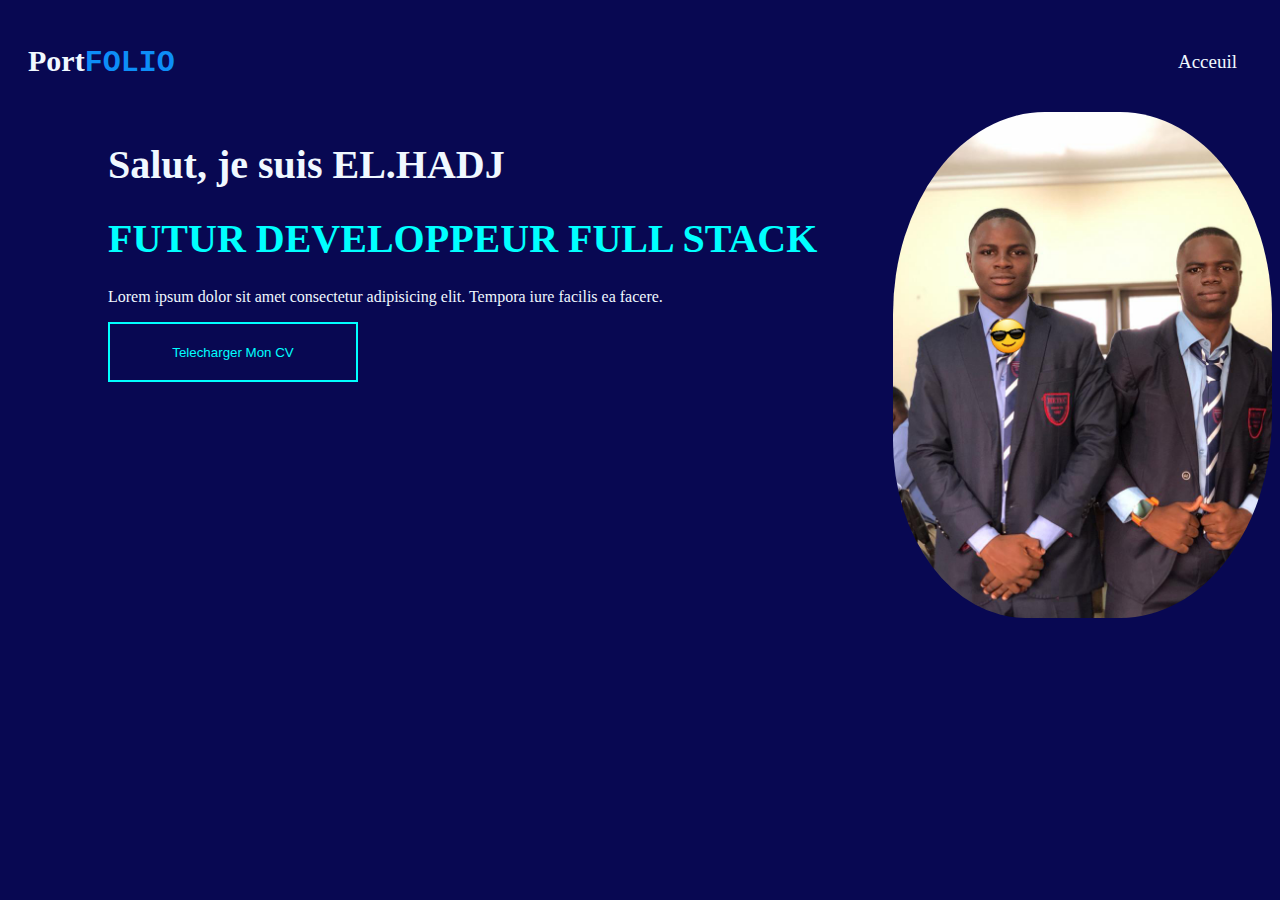
<file: profil/index.html>
<!DOCTYPE html>
<html lang="en">
<head>
    <meta charset="UTF-8">
    <meta name="viewport" content="width=device-width, initial-scale=1.0">
    <title>CV</title>
    <link rel="stylesheet" href="./style.css">
</head>
<body id="profil">
    <header>
        <nav>
            <div class="logo">Port<span>FOLIO</span></div>
             <div class="nav-bar">
                <ul>
                <li><a href="../index.html">Acceuil</a></li>
                <!-- <li><a href="#Vehicules">Vehicules</a></li>
                <li><a href="#Services">Services</a></li>
                <li><a href="#contact">Contact</a></li> -->
                </ul>
             </div>
        </nav>
        <div class="text1">
            <h1>Salut, je suis EL.HADJ</h1>
            <h1 class="h2">FUTUR DEVELOPPEUR FULL STACK</h1>
            <P>Lorem ipsum dolor sit amet consectetur adipisicing elit. Tempora iure facilis ea facere.</P>
            <button>
                Telecharger Mon CV
            </button>
        </div>
        <div class="image">
            <img src="./img/IMG-20240108-WA0005.jpg" alt="">
        </div>
    </header>
</body>
</html>
</file>
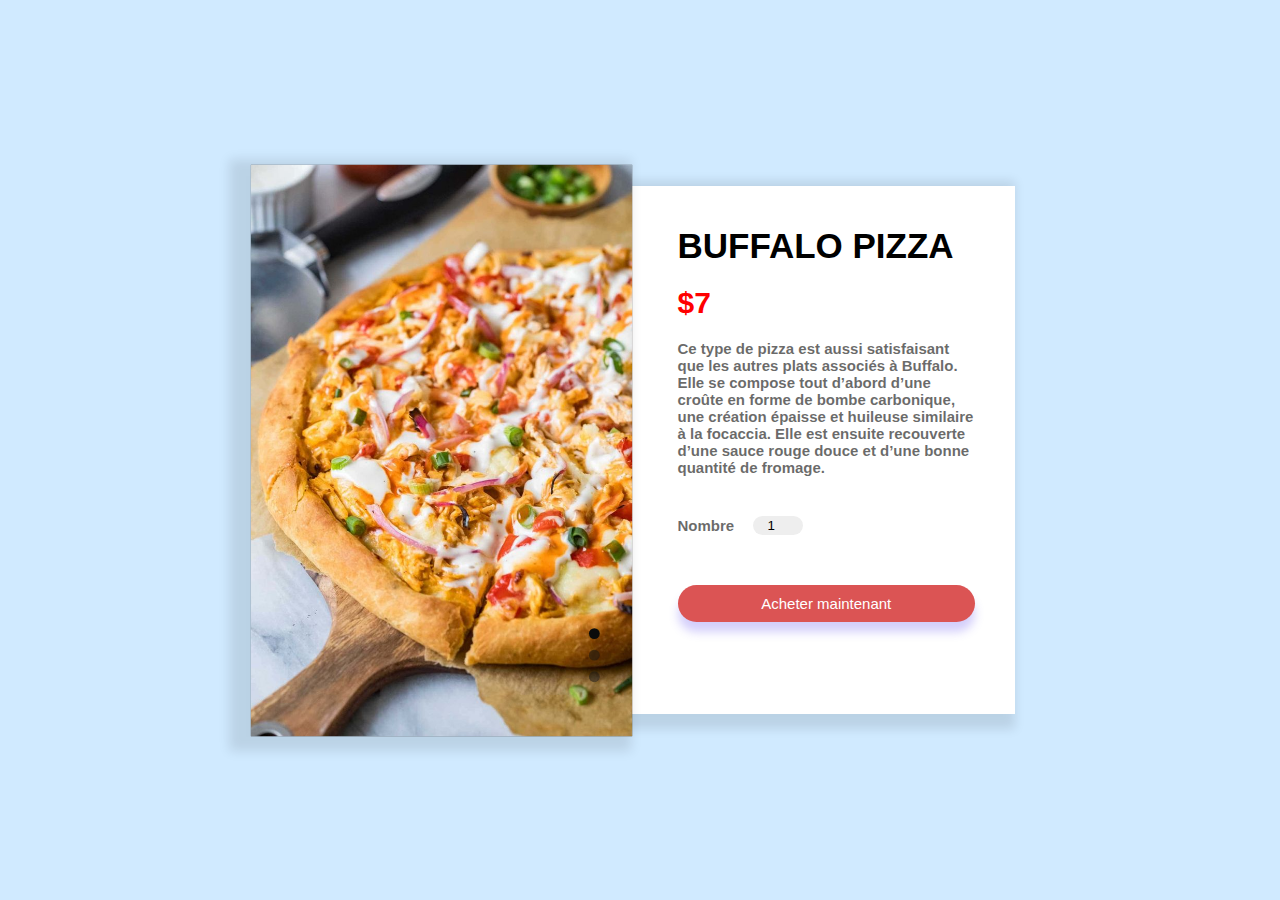
<file: pages/buffalo.html>
<!DOCTYPE html>
<html lang="en">
<head>
    <meta charset="UTF-8">
    <meta name="viewport" content="width=device-width, initial-scale=1.0">
    <title>Buffalo Pizza</title>

    <link rel="stylesheet" href="./style.css">
</head>
<body>
    <div class="container">
        <div class="pizza">
            <div class="gallery">
                <img src="./images/Buffalo Chicken Pizza.jpeg" alt="" id="pizzaImg">
                <!-- a la fin pour le contol d'image -->
                 <div class="controle">
                    <span class="btn active"></span>
                    <span class="btn"></span>
                    <span class="btn"></span>
                 </div>
            </div>
            <div class="details">
                <h1>Buffalo Pizza</h1>
                <h2>$7</h2>
                <p>Ce type de pizza est aussi satisfaisant que les autres plats associés à Buffalo. Elle se compose tout d’abord d’une croûte en forme de bombe carbonique, une création épaisse et huileuse similaire à la focaccia. Elle est ensuite recouverte d’une sauce rouge douce et d’une bonne quantité de fromage. </p>
                <form >
                    <div class="quantite">
                        <p>Nombre</p>
                        <input type="number" value="1">
                    </div>
                    <button>Acheter maintenant</button>
                </form>
            </div>
        </div>
    </div>

<script>
    let pizzaImg = document.getElementById("pizzaImg")
    let btn = document.getElementsByClassName("btn")

btn[0].onclick = function(){
    pizzaImg.src = "./images/Buffalo Chicken Pizza.jpeg"
}
btn[1].onclick = function(){
    pizzaImg.src = "./images/buffalo.jpeg"
}
btn[2].onclick = function(){
    pizzaImg.src = "./images/Buffalo Chicken Pizza.jpeg"
}

</script>

</body>
</html>
</file>
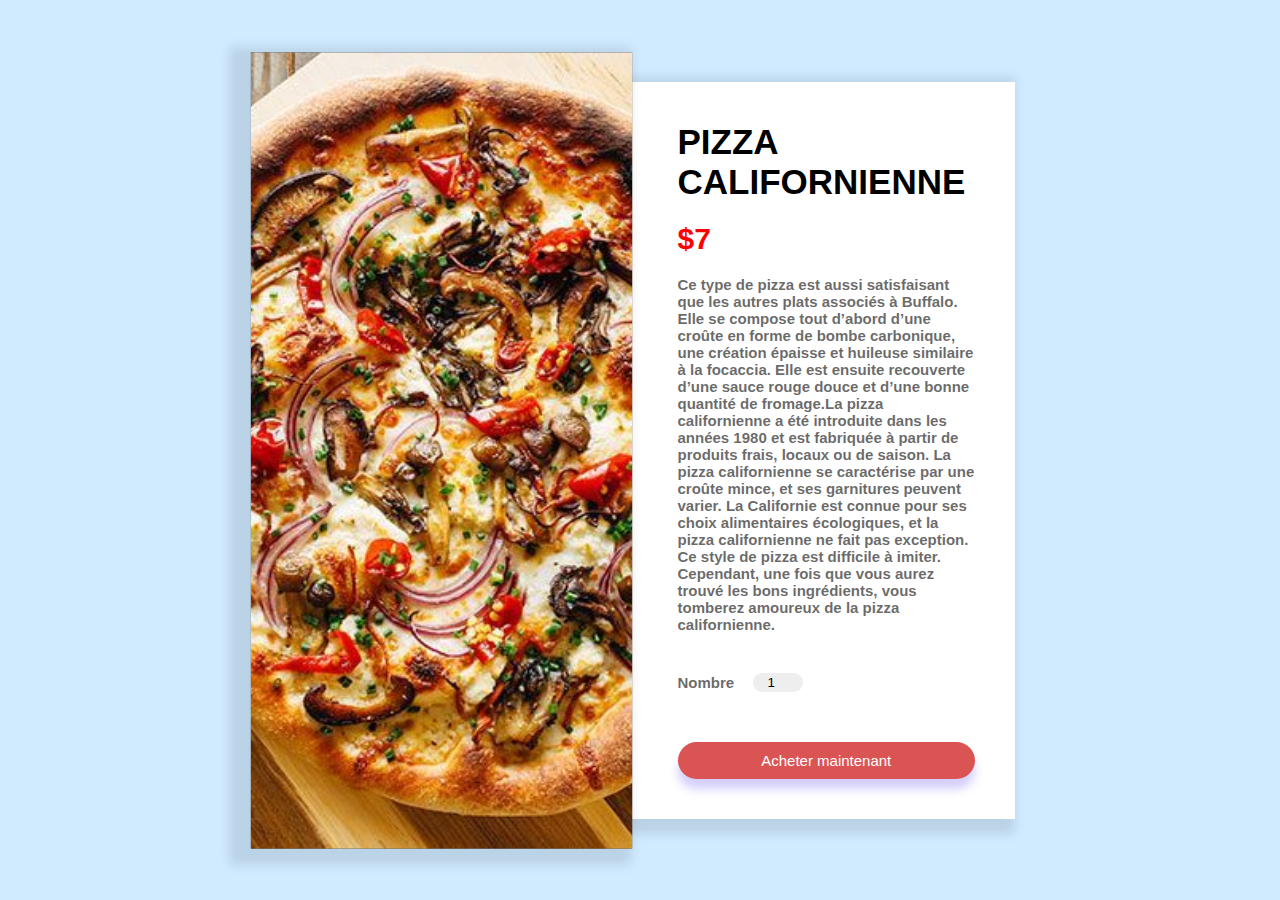
<file: pages/californie.html>
<!DOCTYPE html>
<html lang="en">
<head>
    <meta charset="UTF-8">
    <meta name="viewport" content="width=device-width, initial-scale=1.0">
    <title>Pizza californienne</title>

    <link rel="stylesheet" href="./style.css">
</head>
<body>
    <div class="container">
        <div class="pizza">
            <div class="gallery">
                <img src="./images/California-Style Wild Mushroom Pizza.jpeg" alt="" id="pizzaImg">
                <!-- a la fin pour le contol d'image -->
                 <!-- <div class="controle">
                    <span class="btn active"></span>
                    <span class="btn"></span>
                    <span class="btn"></span>
                 </div> -->
            </div>
            <div class="details">
                <h1>Pizza californienne</h1>
                <h2>$7</h2>
                <p>Ce type de pizza est aussi satisfaisant que les autres plats associés à Buffalo. Elle se compose tout d’abord d’une croûte en forme de bombe carbonique, une création épaisse et huileuse similaire à la focaccia. Elle est ensuite recouverte d’une sauce rouge douce et d’une bonne quantité de fromage.La pizza californienne a été introduite dans les années 1980 et est fabriquée à partir de produits frais, locaux ou de saison. La pizza californienne se caractérise par une croûte mince, et ses garnitures peuvent varier. La Californie est connue pour ses choix alimentaires écologiques, et la pizza californienne ne fait pas exception. Ce style de pizza est difficile à imiter. Cependant, une fois que vous aurez trouvé les bons ingrédients, vous tomberez amoureux de la pizza californienne. </p>
                <form >
                    <div class="quantite">
                        <p>Nombre</p>
                        <input type="number" value="1">
                    </div>
                    <button>Acheter maintenant</button>
                </form>
            </div>
        </div>
    </div>

<script>
    let pizzaImg = document.getElementById("pizzaImg")
    let btn = document.getElementsByClassName("btn")

btn[0].onclick = function(){
    pizzaImg.src = "./images/California-Style Wild Mushroom Pizza.jpeg"
}
btn[1].onclick = function(){
    pizzaImg.src = "./images/Fahrenheit 375, Californian chicken pizzag"
}
// btn[2].onclick = function(){
//     pizzaImg.src = "./images/Buffalo Chicken Pizza.jpeg"
// }

</script>

</body>
</html>
</file>
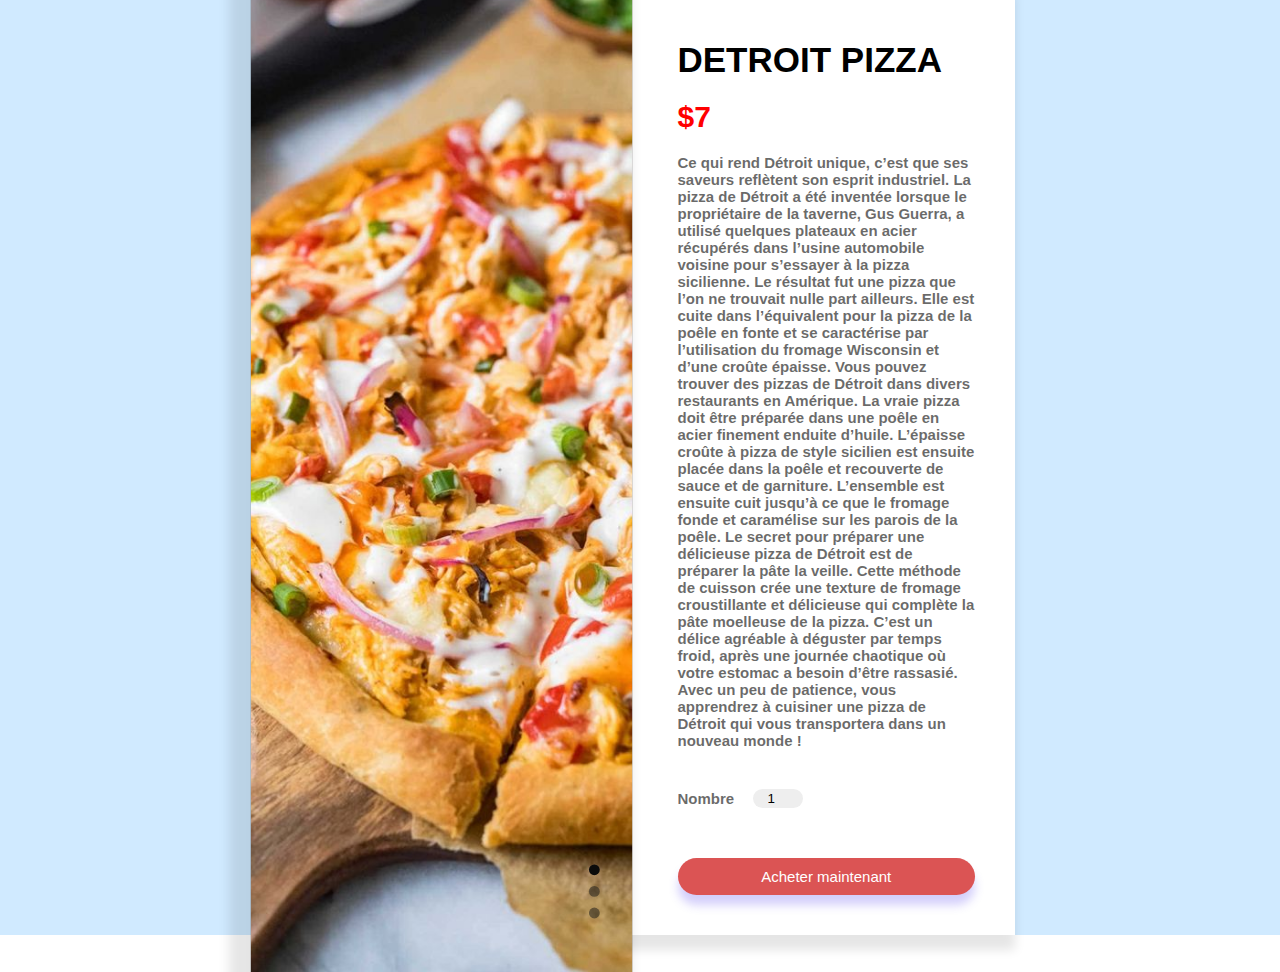
<file: pages/detroit.html>
<!DOCTYPE html>
<html lang="en">
<head>
    <meta charset="UTF-8">
    <meta name="viewport" content="width=device-width, initial-scale=1.0">
    <title>Detroit  Pizza</title>

    <link rel="stylesheet" href="./style.css">
</head>
<body>
    <div class="container">
        <div class="pizza">
            <div class="gallery">
                <img src="./images/Buffalo Chicken Pizza.jpeg" alt="" id="pizzaImg">
                <!-- a la fin pour le contol d'image -->
                 <div class="controle">
                    <span class="btn active"></span>
                    <span class="btn"></span>
                    <span class="btn"></span>
                 </div>
            </div>
            <div class="details">
                <h1>Detroit  Pizza</h1>
                <h2>$7</h2>
                <p>Ce qui rend Détroit unique, c’est que ses saveurs reflètent son esprit industriel. La pizza de Détroit a été inventée lorsque le propriétaire de la taverne, Gus Guerra, a utilisé quelques plateaux en acier récupérés dans l’usine automobile voisine pour s’essayer à la pizza sicilienne. Le résultat fut une pizza que l’on ne trouvait nulle part ailleurs. Elle est cuite dans l’équivalent pour la pizza de la poêle en fonte et se caractérise par l’utilisation du fromage Wisconsin et d’une croûte épaisse.
                    Vous pouvez trouver des pizzas de Détroit dans divers restaurants en Amérique. La vraie pizza doit être préparée dans une poêle en acier finement enduite d’huile. L’épaisse croûte à pizza de style sicilien est ensuite placée dans la poêle et recouverte de sauce et de garniture. L’ensemble est ensuite cuit jusqu’à ce que le fromage fonde et caramélise sur les parois de la poêle.
                    Le secret pour préparer une délicieuse pizza de Détroit est de préparer la pâte la veille. Cette méthode de cuisson crée une texture de fromage croustillante et délicieuse qui complète la pâte moelleuse de la pizza. C’est un délice agréable à déguster par temps froid, après une journée chaotique où votre estomac a besoin d’être rassasié. Avec un peu de patience, vous apprendrez à cuisiner une pizza de Détroit qui vous transportera dans un nouveau monde !
                     </p>
                <form >
                    <div class="quantite">
                        <p>Nombre</p>
                        <input type="number" value="1">
                    </div>
                    <button>Acheter maintenant</button>
                </form>
            </div>
        </div>
    </div>

<script>
    let pizzaImg = document.getElementById("pizzaImg")
    let btn = document.getElementsByClassName("btn")

btn[0].onclick = function(){
    pizzaImg.src = "./images/Buffalo Chicken Pizza.jpeg"
}
btn[1].onclick = function(){
    pizzaImg.src = "./images/buffalo.jpeg"
}
btn[2].onclick = function(){
    pizzaImg.src = "./images/Buffalo Chicken Pizza.jpeg"
}

</script>

</body>
</html>
</file>
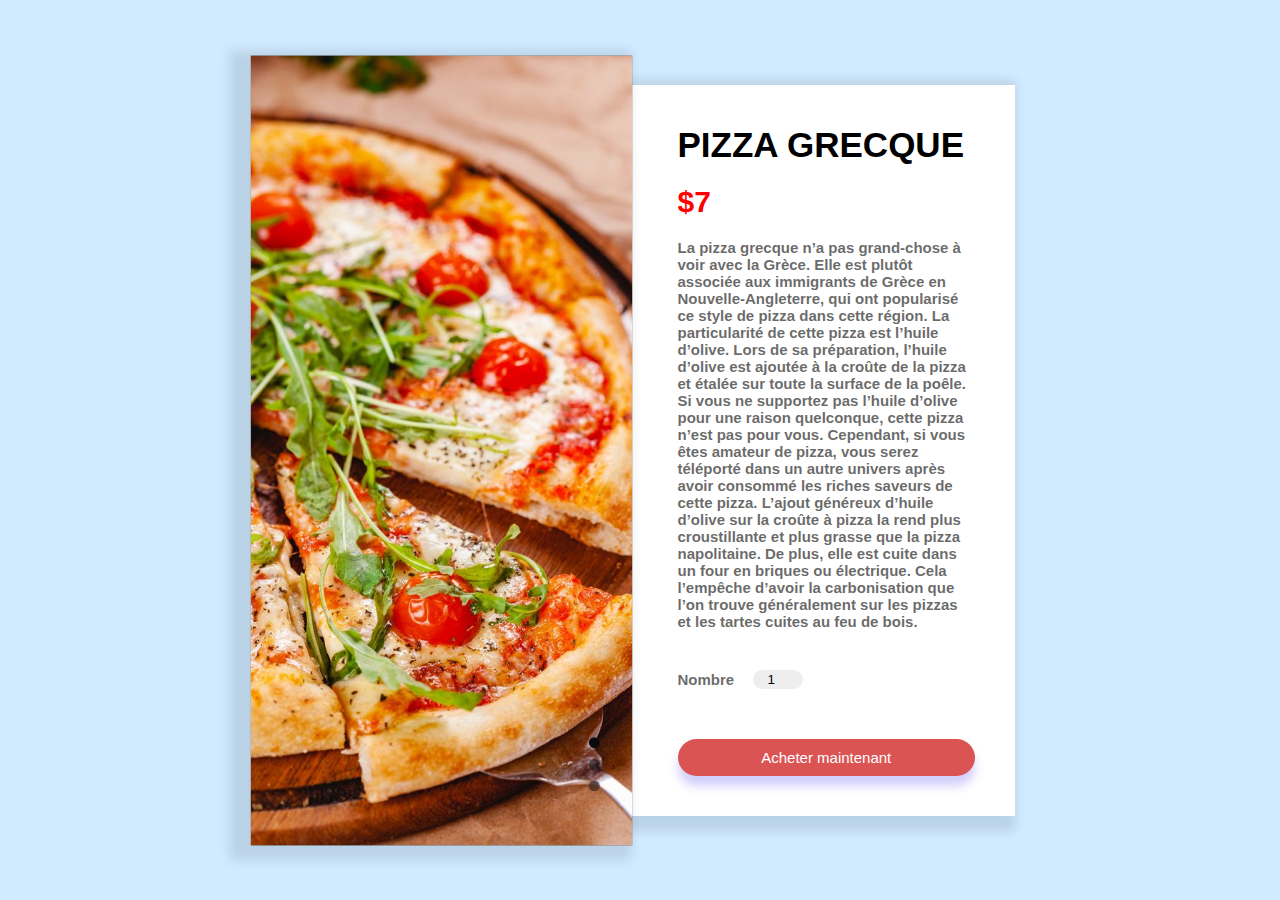
<file: pages/greque.html>
<!DOCTYPE html>
<html lang="en">
<head>
    <meta charset="UTF-8">
    <meta name="viewport" content="width=device-width, initial-scale=1.0">
    <title>Pizza grecque</title>

    <link rel="stylesheet" href="./style.css">
</head>
<body>
    <div class="container">
        <div class="pizza">
            <div class="gallery">
                <img src="./images/greque.jpeg" alt="" id="pizzaImg">
                <!-- a la fin pour le contol d'image -->
                 <div class="controle">
                    <span class="btn active"></span>
                    <span class="btn"></span>
                    <span class="btn"></span>
                 </div>
            </div>
            <div class="details">
                <h1>Pizza grecque</h1>
                <h2>$7</h2>
                <p>La pizza grecque n’a pas grand-chose à voir avec la Grèce. Elle est plutôt associée aux immigrants de Grèce en Nouvelle-Angleterre, qui ont popularisé ce style de pizza dans cette région. La particularité de cette pizza est l’huile d’olive. Lors de sa préparation, l’huile d’olive est ajoutée à la croûte de la pizza et étalée sur toute la surface de la poêle.
                    Si vous ne supportez pas l’huile d’olive pour une raison quelconque, cette pizza n’est pas pour vous. Cependant, si vous êtes amateur de pizza, vous serez téléporté dans un autre univers après avoir consommé les riches saveurs de cette pizza. L’ajout généreux d’huile d’olive sur la croûte à pizza la rend plus croustillante et plus grasse que la pizza napolitaine. De plus, elle est cuite dans un four en briques ou électrique. Cela l’empêche d’avoir la carbonisation que l’on trouve généralement sur les pizzas et les tartes cuites au feu de bois.
                     </p>
                <form >
                    <div class="quantite">
                        <p>Nombre</p>
                        <input type="number" value="1">
                    </div>
                    <button>Acheter maintenant</button>
                </form>
            </div>
        </div>
    </div>

<script>
    let pizzaImg = document.getElementById("pizzaImg")
    let btn = document.getElementsByClassName("btn")

btn[0].onclick = function(){
    pizzaImg.src = "./images/greque.jpeg"
}
btn[1].onclick = function(){
    pizzaImg.src = "./images/Pizza à la grecque.jpeg"
}
btn[2].onclick = function(){
    pizzaImg.src = "./images/Buffalo Chicken Pizza.jpeg"
}

</script>

</body>
</html>
</file>
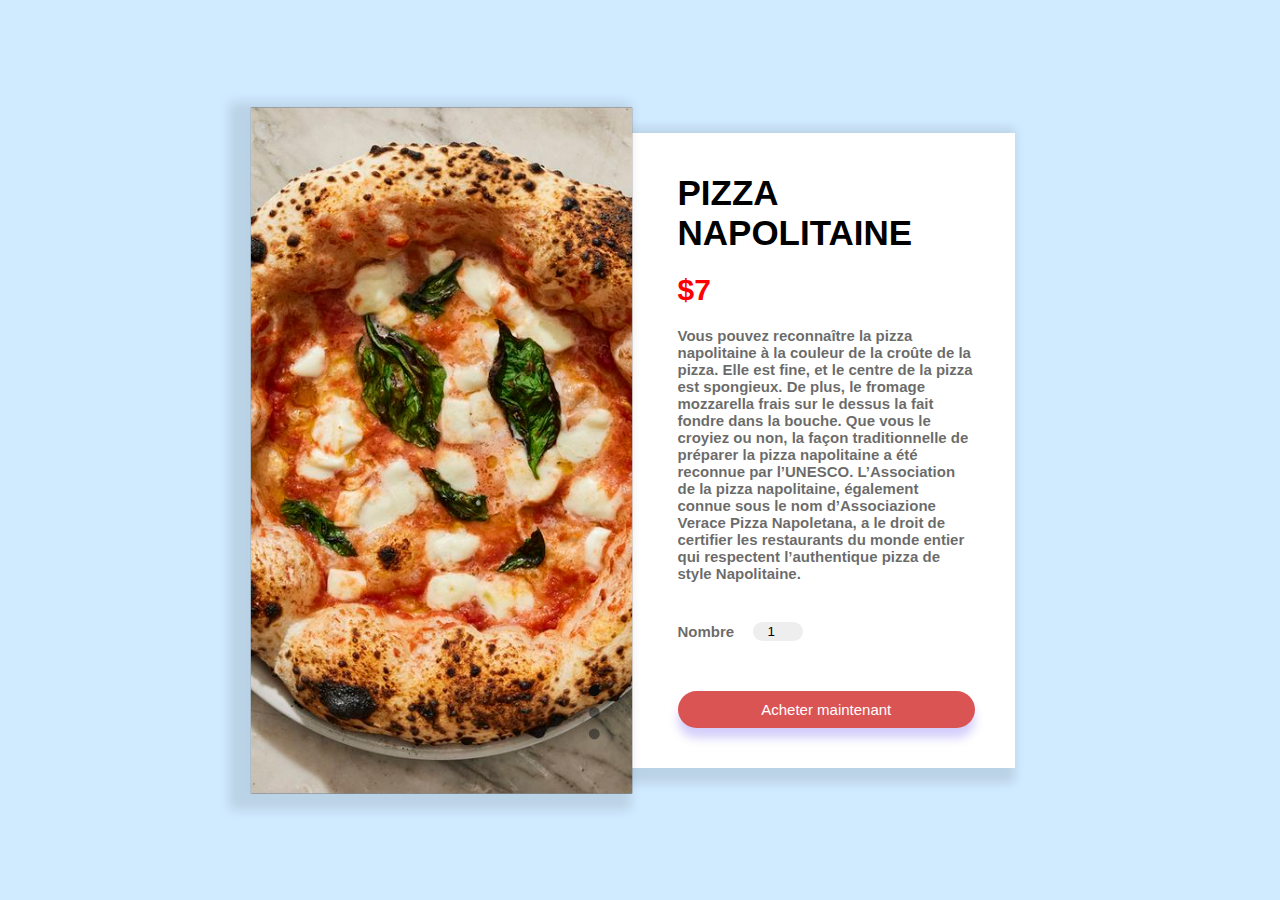
<file: pages/napolitaine.html>
<!DOCTYPE html>
<html lang="en">
<head>
    <meta charset="UTF-8">
    <meta name="viewport" content="width=device-width, initial-scale=1.0">
    <title>Pizza napolitaine</title>

    <link rel="stylesheet" href="./style.css">
</head>
<body>
    <div class="container">
        <div class="pizza">
            <div class="gallery">
                <img src="./images/napoli.jpeg" alt="" id="pizzaImg">
                <!-- a la fin pour le contol d'image -->
                 <div class="controle">
                    <span class="btn active"></span>
                    <span class="btn"></span>
                    <span class="btn"></span>
                 </div>
            </div>
            <div class="details">
                <h1>Pizza napolitaine</h1>
                <h2>$7</h2>
                <p>Vous pouvez reconnaître la pizza napolitaine à la couleur de la croûte de la pizza. Elle est fine, et le centre de la pizza est spongieux. De plus, le fromage mozzarella frais sur le dessus la fait fondre dans la bouche. Que vous le croyiez ou non, la façon traditionnelle de préparer la pizza napolitaine a été reconnue par l’UNESCO. L’Association de la pizza napolitaine, également connue sous le nom d’Associazione Verace Pizza Napoletana, a le droit de certifier les restaurants du monde entier qui respectent l’authentique pizza de style Napolitaine. </p>
                <form >
                    <div class="quantite">
                        <p>Nombre</p>
                        <input type="number" value="1">
                    </div>
                    <button>Acheter maintenant</button>
                </form>
            </div>
        </div>
    </div>

<script>
    let pizzaImg = document.getElementById("pizzaImg")
    let btn = document.getElementsByClassName("btn")

btn[0].onclick = function(){
    pizzaImg.src = "./images/naplle.jpeg"
}
btn[1].onclick = function(){
    pizzaImg.src = "./images/napoli.jpeg"
}
// btn[2].onclick = function(){
//     pizzaImg.src = "./images/Buffalo Chicken Pizza.jpeg"
// }

</script>

</body>
</html>
</file>
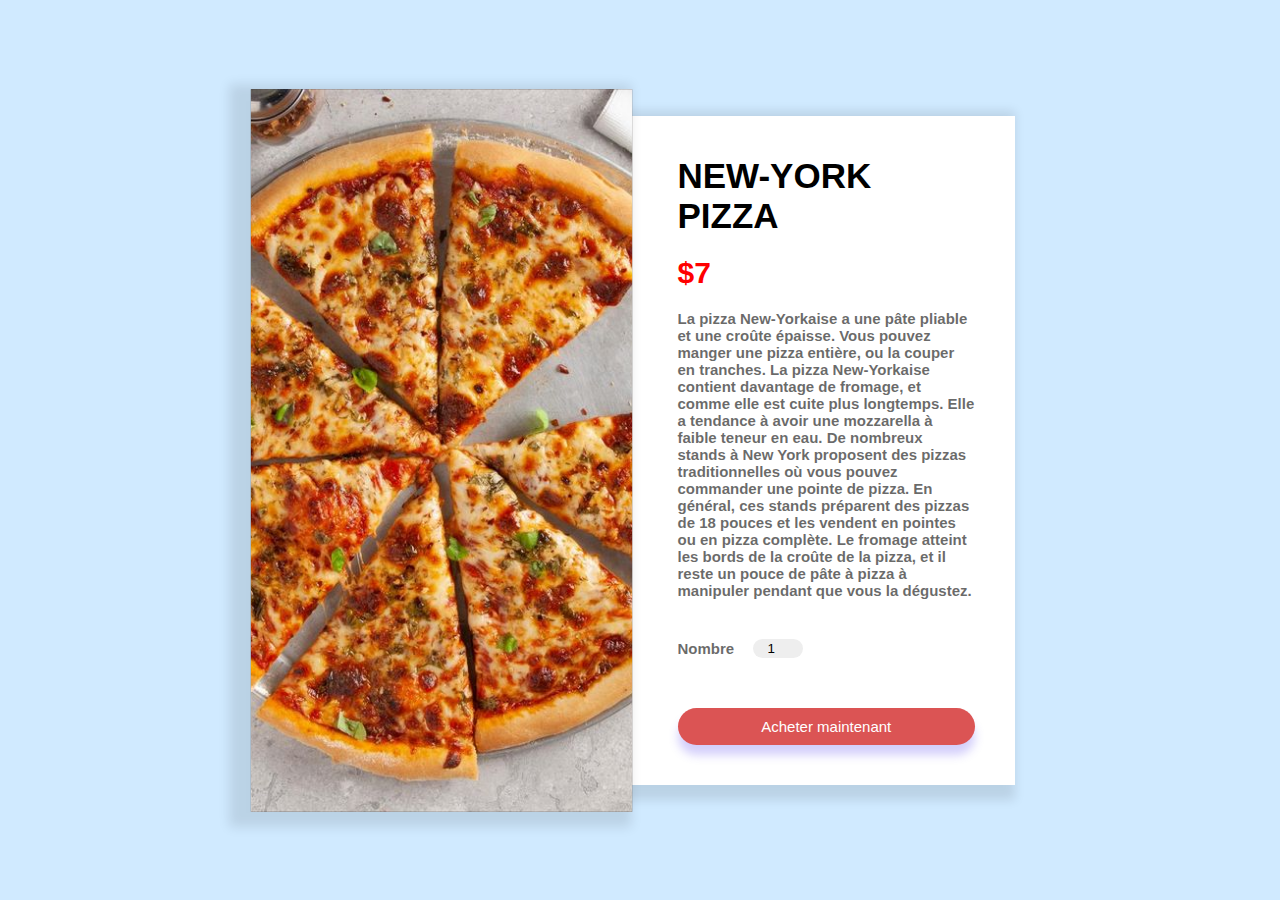
<file: pages/New-york.html>
<!DOCTYPE html>
<html lang="en">
<head>
    <meta charset="UTF-8">
    <meta name="viewport" content="width=device-width, initial-scale=1.0">
    <title>New-york Pizza</title>

    <link rel="stylesheet" href="./style.css">
</head>
<body>
    <div class="container">
        <div class="pizza">
            <div class="gallery">
                <img src="./images/New York-Style Pizza (1).jpeg" alt="" id="pizzaImg">
                <!-- a la fin pour le contol d'image -->
                 <div class="controle">
                    <!-- <span class="btn active"></span> -->
                    <!-- <span class="btn"></span>
                    <span class="btn"></span> -->
                 </div>
            </div>
            <div class="details">
                <h1>New-york Pizza</h1>
                <h2>$7</h2>
                <p>La pizza New-Yorkaise a une pâte pliable et une croûte épaisse. Vous pouvez manger une pizza entière, ou la couper en tranches. La pizza New-Yorkaise contient davantage de fromage, et comme elle est cuite plus longtemps. Elle a tendance à avoir une mozzarella à faible teneur en eau.
                    De nombreux stands à New York proposent des pizzas traditionnelles où vous pouvez commander une pointe de pizza. En général, ces stands préparent des pizzas de 18 pouces et les vendent en pointes ou en pizza complète. Le fromage atteint les bords de la croûte de la pizza, et il reste un pouce de pâte à pizza à manipuler pendant que vous la dégustez.
                     </p>
                <form >
                    <div class="quantite">
                        <p>Nombre</p>
                        <input type="number" value="1">
                    </div>
                    <button>Acheter maintenant</button>
                </form>
            </div>
        </div>
    </div>

<script>
    let pizzaImg = document.getElementById("pizzaImg")
    let btn = document.getElementsByClassName("btn")

btn[0].onclick = function(){
    pizzaImg.src = "./images/New York-Style Pizza (1).jpeg"
}
btn[1].onclick = function(){
    pizzaImg.src = "./images/Buffalo Chicken Pizza"
}
btn[2].onclick = function(){
    pizzaImg.src = "./images/New York-Style Pizza (1).jpeg"
}

</script>

</body>
</html>
</file>
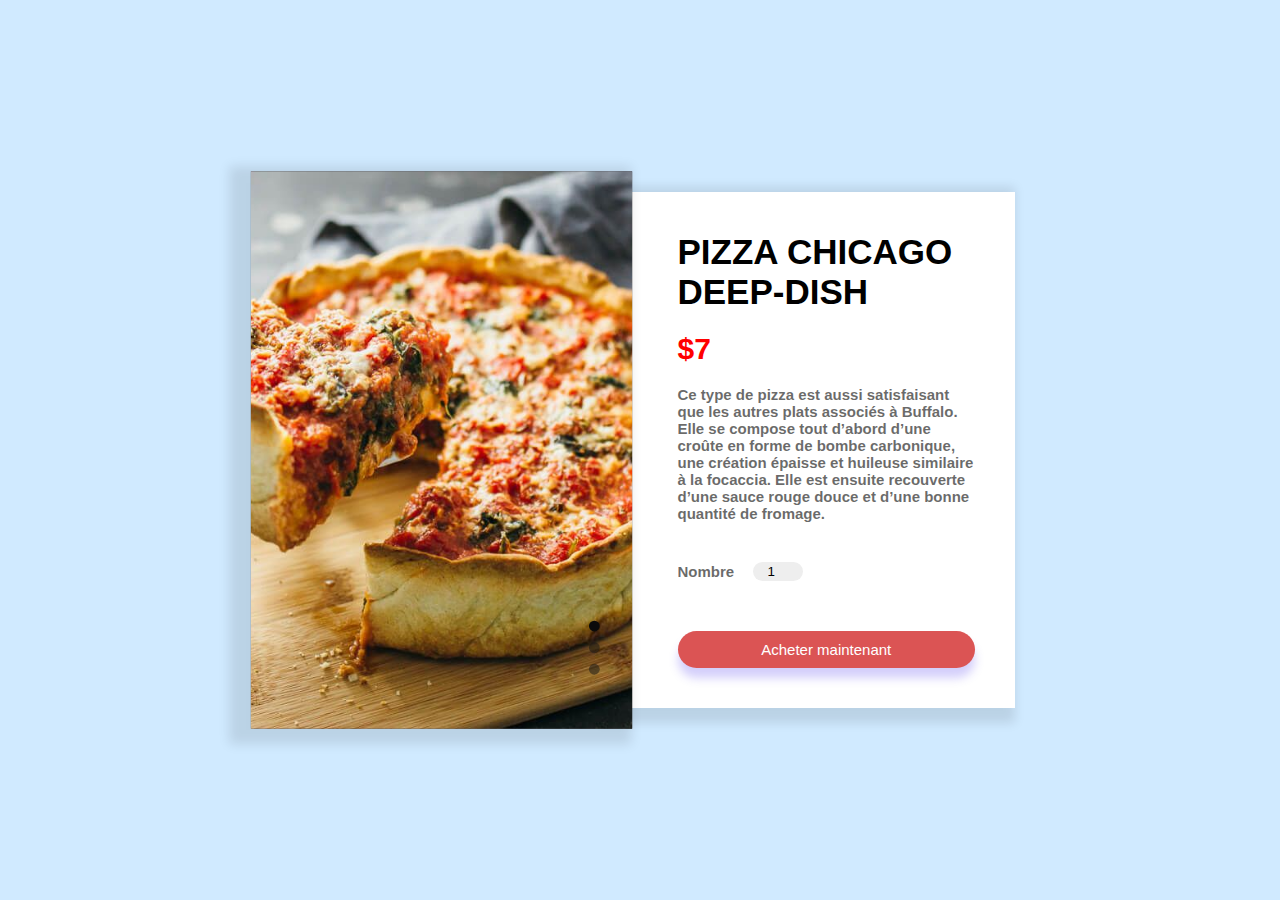
<file: pages/Pizza Chicago.html>
<!DOCTYPE html>
<html lang="en">
<head>
    <meta charset="UTF-8">
    <meta name="viewport" content="width=device-width, initial-scale=1.0">
    <title>Pizza Chicago deep-dish</title>

    <link rel="stylesheet" href="./style.css">
</head>
<body>
    <div class="container">
        <div class="pizza">
            <div class="gallery">
                <img src="./images/Chicago Deep Dish Pizza with Spinach - Savory Tooth.jpeg" alt="" id="pizzaImg">
                <!-- a la fin pour le contol d'image -->
                 <div class="controle">
                    <span class="btn active"></span>
                    <span class="btn"></span>
                    <span class="btn"></span>
                 </div>
            </div>
            <div class="details">
                <h1>Pizza Chicago deep-dish</h1>
                <h2>$7</h2>
                <p>Ce type de pizza est aussi satisfaisant que les autres plats associés à Buffalo. Elle se compose tout d’abord d’une croûte en forme de bombe carbonique, une création épaisse et huileuse similaire à la focaccia. Elle est ensuite recouverte d’une sauce rouge douce et d’une bonne quantité de fromage. </p>
                <form >
                    <div class="quantite">
                        <p>Nombre</p>
                        <input type="number" value="1">
                    </div>
                    <button>Acheter maintenant</button>
                </form>
            </div>
        </div>
    </div>

<script>
    let pizzaImg = document.getElementById("pizzaImg")
    let btn = document.getElementsByClassName("btn")

btn[0].onclick = function(){
    pizzaImg.src = "./images/Chicago Deep Dish Pizza with Spinach - Savory Tooth.jpeg"
}
btn[1].onclick = function(){
    pizzaImg.src = "./images/Is Chicago the best pizza city_ 🍕 🤔 A year of….jpeg"
}
btn[2].onclick = function(){
    pizzaImg.src = "./images/Buffalo Chicken Pizza.jpeg"
}

</script>

</body>
</html>
</file>
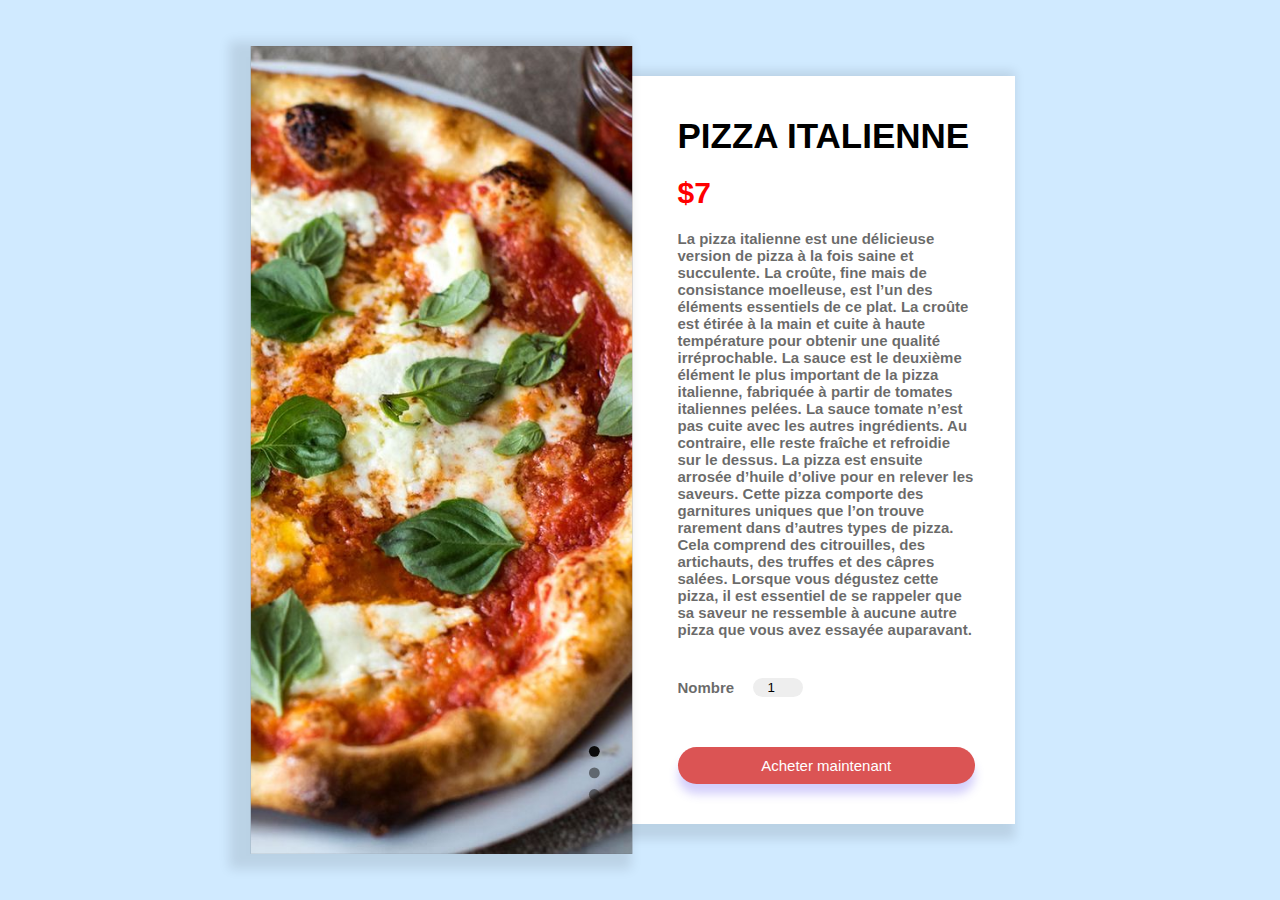
<file: pages/Pizza italienne.html>
<!DOCTYPE html>
<html lang="en">
<head>
    <meta charset="UTF-8">
    <meta name="viewport" content="width=device-width, initial-scale=1.0">
    <title>Pizza italienne</title>

    <link rel="stylesheet" href="./style.css">
</head>
<body>
    <div class="container">
        <div class="pizza">
            <div class="gallery">
                <img src="./images/italy.jpeg" alt="" id="pizzaImg">
                <!-- a la fin pour le contol d'image -->
                 <div class="controle">
                    <span class="btn active"></span>
                    <span class="btn"></span>
                    <span class="btn"></span>
                 </div>
            </div>
            <div class="details">
                <h1>Pizza italienne</h1>
                <h2>$7</h2>
                <p>La pizza italienne est une délicieuse version de pizza à la fois saine et succulente. La croûte, fine mais de consistance moelleuse, est l’un des éléments essentiels de ce plat. La croûte est étirée à la main et cuite à haute température pour obtenir une qualité irréprochable.
                    La sauce est le deuxième élément le plus important de la pizza italienne, fabriquée à partir de tomates italiennes pelées. La sauce tomate n’est pas cuite avec les autres ingrédients. Au contraire, elle reste fraîche et refroidie sur le dessus. La pizza est ensuite arrosée d’huile d’olive pour en relever les saveurs. 
                    Cette pizza comporte des garnitures uniques que l’on trouve rarement dans d’autres types de pizza. Cela comprend des citrouilles, des artichauts, des truffes et des câpres salées. Lorsque vous dégustez cette pizza, il est essentiel de se rappeler que sa saveur ne ressemble à aucune autre pizza que vous avez essayée auparavant. 
                     </p>
                <form >
                    <div class="quantite">
                        <p>Nombre</p>
                        <input type="number" value="1">
                    </div>
                    <button>Acheter maintenant</button>
                </form>
            </div>
        </div>
    </div>

<script>
    let pizzaImg = document.getElementById("pizzaImg")
    let btn = document.getElementsByClassName("btn")

btn[0].onclick = function(){
    pizzaImg.src = "./images/italy.jpegg"
}
btn[1].onclick = function(){
    pizzaImg.src = "./images/itly.jpeg"
}
// btn[2].onclick = function(){
//     pizzaImg.src = "./images/Buffalo Chicken Pizza.jpeg"
// }

</script>

</body>
</html>
</file>
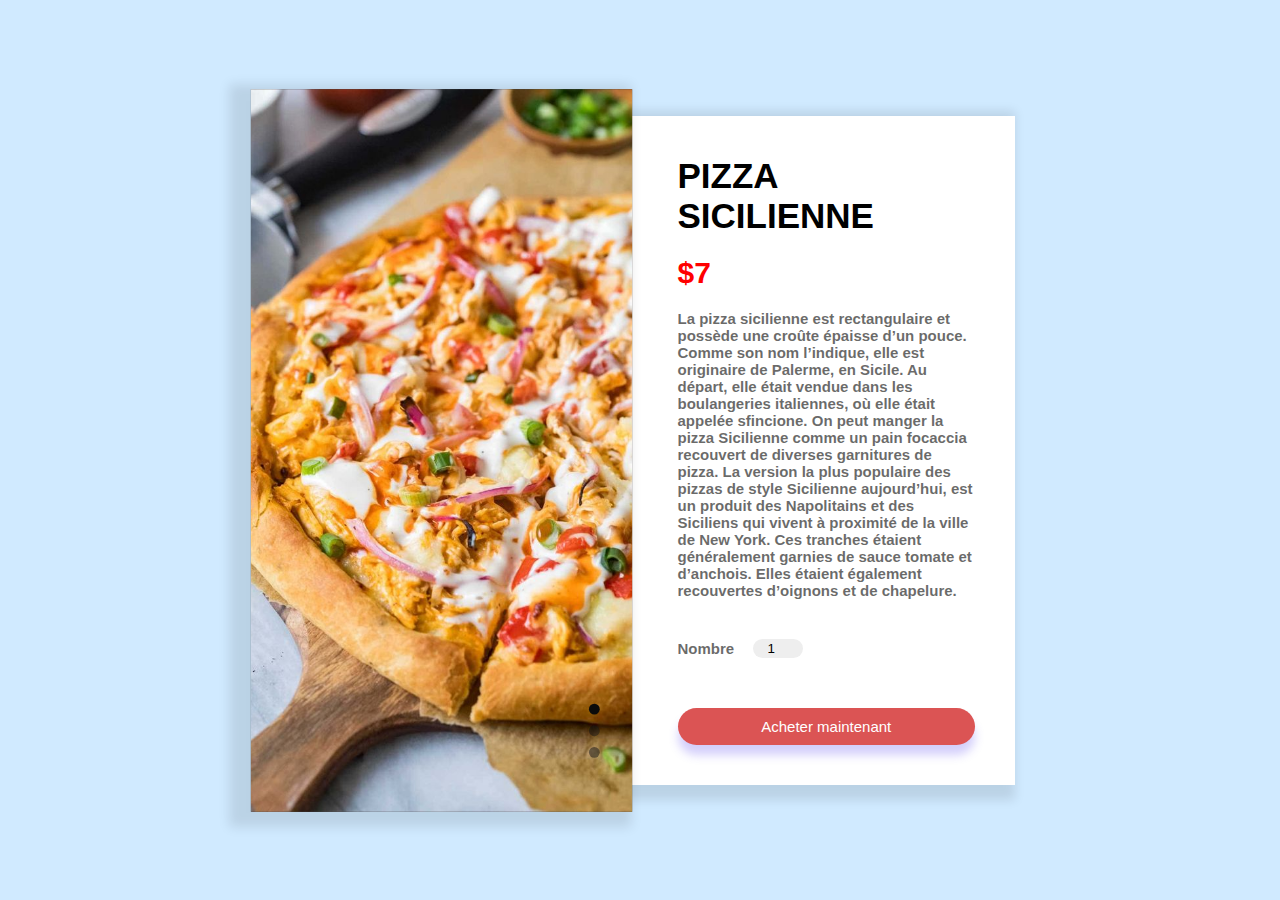
<file: pages/siliciene.html>
<!DOCTYPE html>
<html lang="en">
<head>
    <meta charset="UTF-8">
    <meta name="viewport" content="width=device-width, initial-scale=1.0">
    <title>Pizza Sicilienne</title>

    <link rel="stylesheet" href="./style.css">
</head>
<body>
    <div class="container">
        <div class="pizza">
            <div class="gallery">
                <img src="./images/Buffalo Chicken Pizza.jpeg" alt="" id="pizzaImg">
                <!-- a la fin pour le contol d'image -->
                 <div class="controle">
                    <span class="btn active"></span>
                    <span class="btn"></span>
                    <span class="btn"></span>
                 </div>
            </div>
            <div class="details">
                <h1>Pizza Sicilienne</h1>
                <h2>$7</h2>
                <p>La pizza sicilienne est rectangulaire et possède une croûte épaisse d’un pouce. Comme son nom l’indique, elle est originaire de Palerme, en Sicile. Au départ, elle était vendue dans les boulangeries italiennes, où elle était appelée sfincione. On peut manger la pizza Sicilienne comme un pain focaccia recouvert de diverses garnitures de pizza.
                    La version la plus populaire des pizzas de style Sicilienne aujourd’hui, est un produit des Napolitains et des Siciliens qui vivent à proximité de la ville de New York. Ces tranches étaient généralement garnies de sauce tomate et d’anchois. Elles étaient également recouvertes d’oignons et de chapelure.
                     </p>
                <form >
                    <div class="quantite">
                        <p>Nombre</p>
                        <input type="number" value="1">
                    </div>
                    <button>Acheter maintenant</button>
                </form>
            </div>
        </div>
    </div>

<script>
    let pizzaImg = document.getElementById("pizzaImg")
    let btn = document.getElementsByClassName("btn")

btn[0].onclick = function(){
    pizzaImg.src = "./images/Buffalo Chicken Pizza.jpeg"
}
btn[1].onclick = function(){
    pizzaImg.src = "./images/buffalo.jpeg"
}
btn[2].onclick = function(){
    pizzaImg.src = "./images/Buffalo Chicken Pizza.jpeg"
}

</script>

</body>
</html>
</file>
<file: profil/style.css>
*{
    background: rgb(8, 8, 82);
    max-height: 800px;
    color: aliceblue;
}
nav{
    display: flex;
    justify-content: space-between;
    align-items: center;
    margin: 10px;
    padding: 10px;
}
.logo{
    /* position: absolute; */
    /* left: 0; */
    font-size: 30px;
    font-weight: 600;
}
.logo span{
    color: rgb(13, 142, 247);
    font-family: 'Courier New', Courier, monospace;
}
.nav-bar ul {
    display: flex;
    float: right;
    text-align: right;
    flex: 1;
}
.nav-bar ul li{
    margin: 15px;
    list-style: none;
}
.nav-bar ul li a{
    text-decoration: none;
    font-size: 19px;
}
.nav-bar ul li a:hover{
    height: 70px;
    margin: 10px;
    padding: 10px;
    background: blueviolet;
    /* border: 15px ; */
    border-radius: 10%;
    font-size: 19px;
    color: rgb(250, 10, 10);
}
header .text1{
    margin: 20px 100px;
    display: block;
    justify-content: space-between;
    align-items: center;
    flex-direction: column;
}
.text1 h1{
    font-size: 40px;
    font-weight: 600;
}
.h2{
    /* font-weight: 400; */
    color: aqua;
}
.text1 button{
     width: 250px;
     height: 60px;
     color: aqua;
     border: 2px solid aqua;
     cursor: pointer;
}
.text1 button:hover{
    font-weight: 300;
    color: rgb(0, 0, 0);
    background: linear-gradient(orange,white,green);
}
.image{
    position: relative;
    bottom: 290px;
}
img{
    float: right;
    width: 30%;
    border-radius: 40%;
    background-color: #03eefa;
    border-bottom-left-radius: 35%;
    /* border-top-right-radius: 35%; */
}
@media (max-width: 1200px){
    #profil{
        text-align: center;
    }
    img{
        display: none;
    }
}
</file>
<file: pages/style.css>
*{
    margin: 0;
    padding: 0;
    font-family: sans-serif;
    box-sizing: border-box;
}

.container{
    width: 100%;
    min-height: 100vh;
    background: #d0eaff;
    display: flex;
    align-items: center;
    justify-content: center;
}
.pizza{
    width: 90%;
    max-width: 750px;
    display: flex;
}
.gallery{ 
    flex-basis: 47%;
    background: #241e20;
    transform: scale(1.08);
    box-shadow: -10px 5px 10px 10px rgba(0, 0, 0, 0.1);
    position: relative;
}
.gallery img{
    width: 100%;
    height: 100%;
    display: block;
    object-fit: cover;
}
.details{
    flex-basis: 53%;
    background: #fff;
    padding: 40px;
    padding-left: 60px;
    box-shadow: -10px 5px 10px 10px rgba(0, 0, 0, 0.1);
}
.details h1{
    text-transform: uppercase;
    font-weight: bold;
    font-size: 35px;
    margin-bottom: 20px;
}
.details h2{
    margin-bottom: 20px;
    color: red;
    font-size: 30px;
    font-weight: 600;
}
.details p{
    color: rgba(28, 28, 27, 0.674);
    font-size: 15px;
    font-weight: 600;
}
.quantite{
    display: flex;
    align-items: center;
    margin-top: 40px;
}
.quantite p{
    width: 75px;
}
.quantite input{
    background: #eee;
    border: 0;
    outline: 0;
    padding: 2px 2px 2px 15px;
    width: 50px;
    border-radius: 12px;
}
form button{
    background: rgb(219, 84, 84);
    color: white;
    font-size: 15px;
    width: 100%;
    padding: 10px;
    border-radius: 30px;
    border: 0;
    outline: 0;
    margin-top: 50px;
    box-shadow: 0 10px 10px rgba(85, 63, 240, 0.25);
}
.controle{
    position: absolute;
    bottom: 40px;
    right: 20px;
}
.btn{
    display: block;
    width: 10px;
    height: 10px;
    border-radius: 50%;
    background: rgba(20, 20, 20, 0.5);
    margin: 10px;
    cursor: pointer;
}
.btn.active{
    background: rgb(11, 11, 11);
}

@media (max-width:800px) {
    .container{
        flex-direction: column;
    }
    .container .pizza img{
        width: 100%;
        height: 100%;
        object-fit: cover;
    }
    .pizza{
        flex-direction: column;
    }
}
</file>
